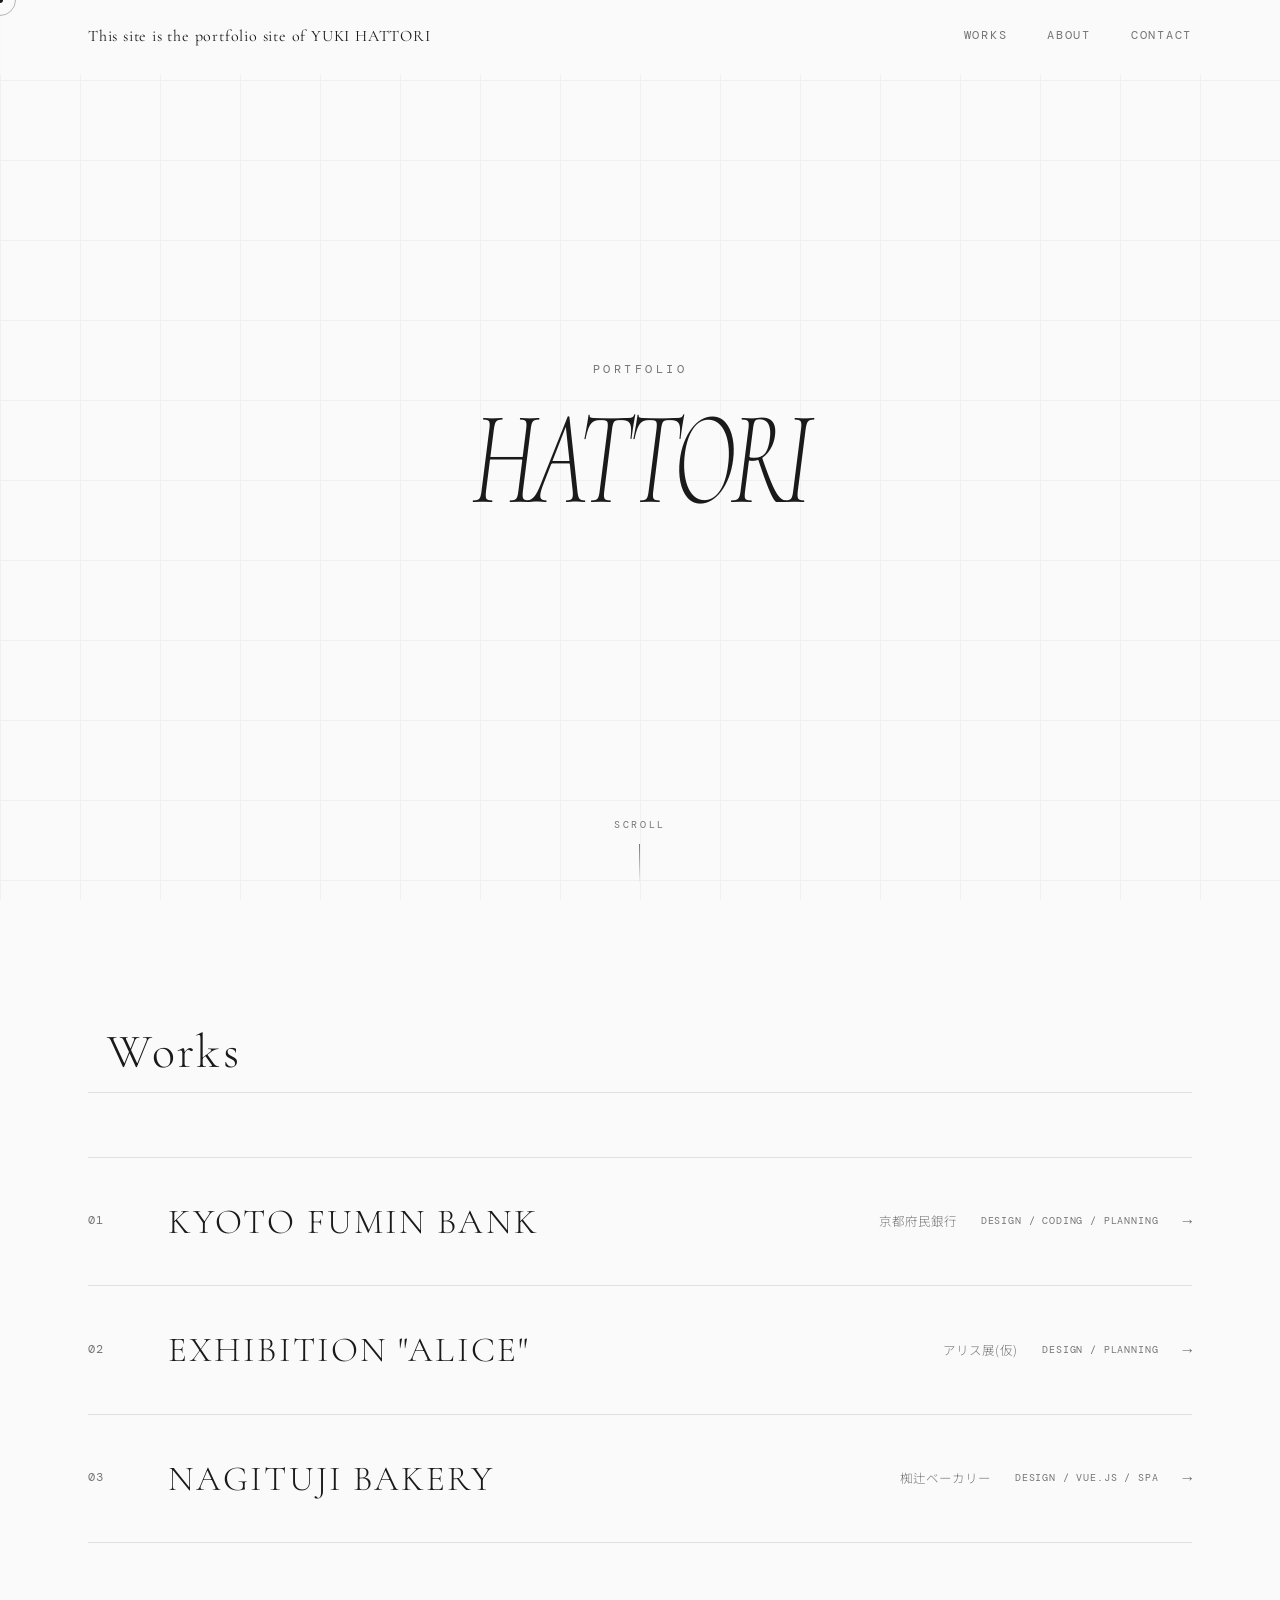
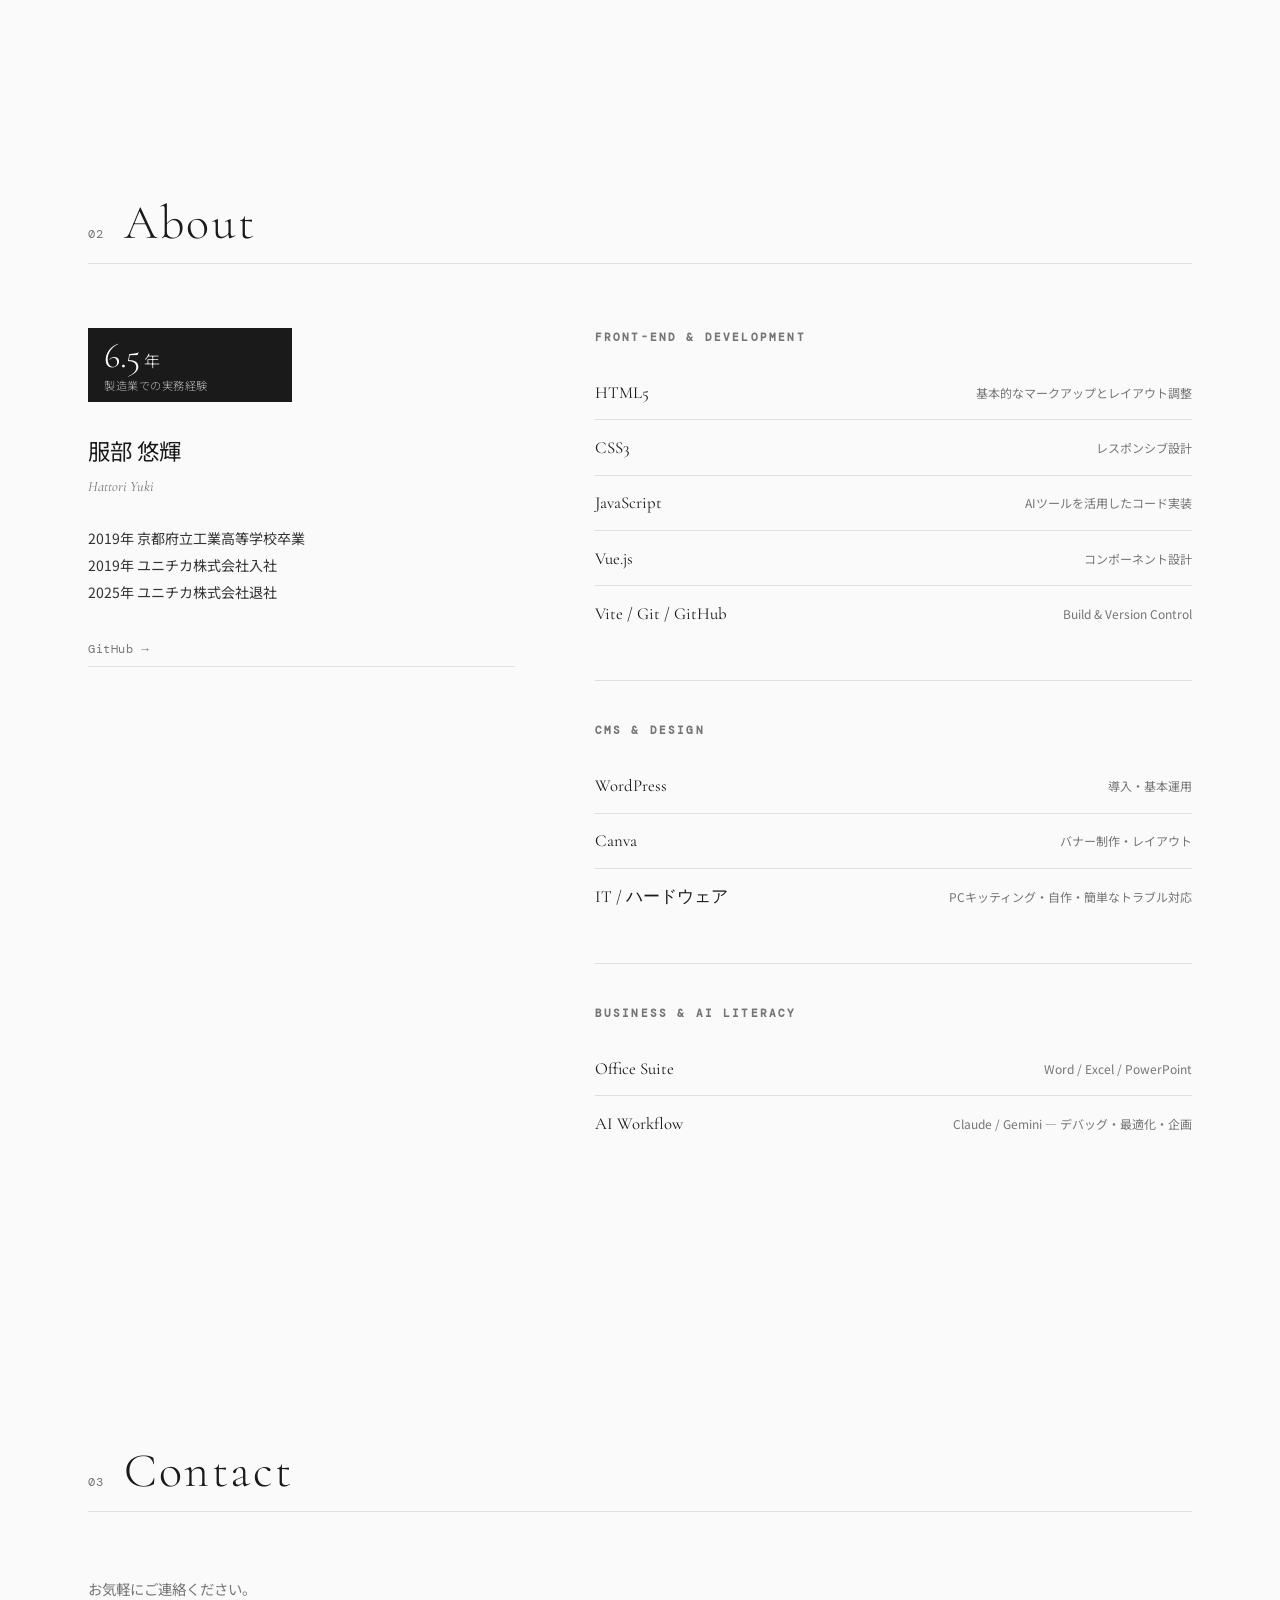
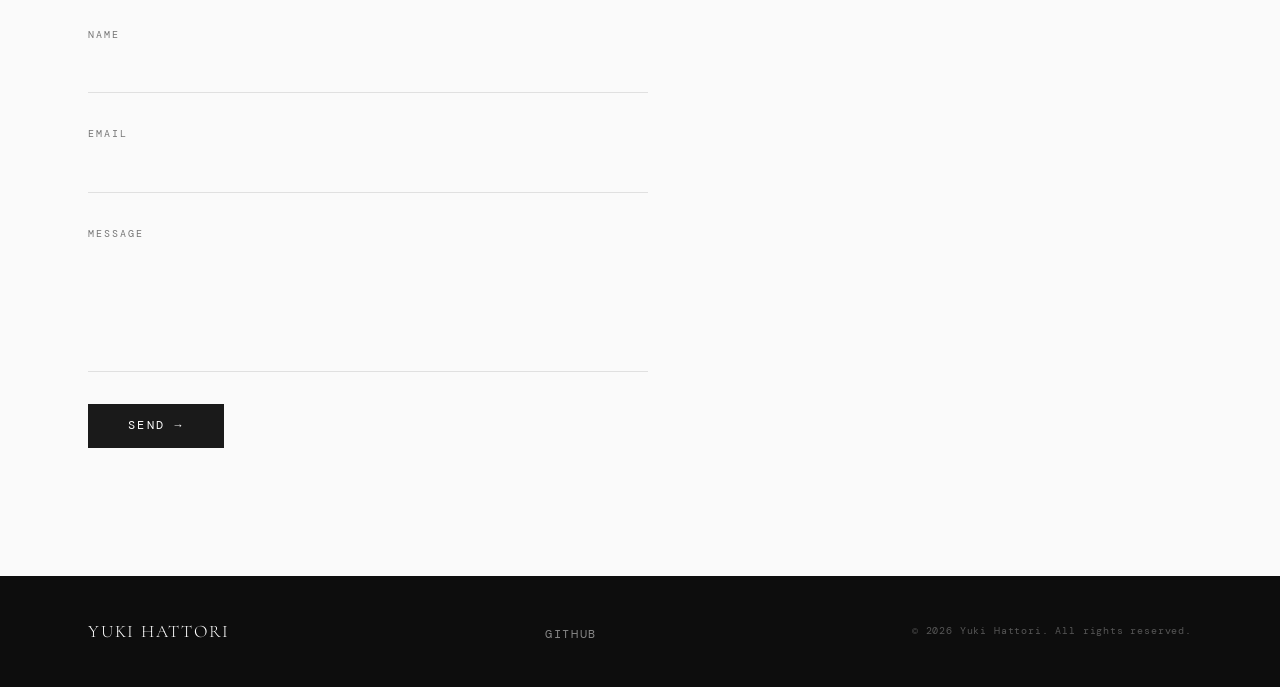
<file: index.html>
<!DOCTYPE html>
<html lang="ja">
<head>
  <meta charset="UTF-8" />
  <meta name="viewport" content="width=device-width, initial-scale=1.0" />
  <title>YUKI HATTORI — Web Creator</title>
  <link rel="preconnect" href="https://fonts.googleapis.com" />
  <link rel="preconnect" href="https://fonts.gstatic.com" crossorigin />
  <link href="https://fonts.googleapis.com/css2?family=Cormorant+Garamond:ital,wght@0,300;0,400;0,600;1,300&family=Noto+Sans+JP:wght@300;400;500&family=DM+Mono:wght@300;400&display=swap" rel="stylesheet" />
  <link rel="stylesheet" href="style.css" />
</head>
<body>

  <!-- ========== HEADER ========== -->
  <header class="site-header">
    <div class="header-inner">
      <div class="header-logo">This site is the portfolio site of YUKI HATTORI</div>
      <nav class="header-nav">
        <a href="#works">Works</a>
        <a href="#about">About</a>
        <a href="#contact">Contact</a>
      </nav>
    </div>
  </header>

  <!-- ========== HERO ========== -->
  <section class="hero" id="hero">
    <div class="hero-inner">
      <p class="hero-label">Portfolio</p>
      <h1 class="hero-name">
        <span class="hero-name__last">HATTORI</span>
      </h1>
    </div>
    <div class="hero-scroll">
      <span class="scroll-label">Scroll</span>
      <div class="scroll-line"></div>
    </div>
  </section>

  <!-- ========== WORKS ========== -->
  <section class="works" id="works">

    <!-- フルスクリーン背景レイヤー（JS制御） -->
    <div class="works-bg" id="worksBg" aria-hidden="true">
      <div class="works-bg__layer" style="background-image:url(images/work01.webp)"></div>
      <div class="works-bg__layer" style="background-image:url(images/work02.webp)"></div>
      <div class="works-bg__layer" style="background-image:url(images/work03.webp)"></div>
      <div class="works-bg__overlay"></div>
    </div>

    <div class="works-inner">
      <div class="section-header">
        <span class="section-number"></span>
        <h2 class="section-title">Works</h2>
      </div>

      <ul class="works-list">
        <li class="works-item" data-index="0">
          <a href="data/work01.html" class="works-link">
            <span class="works-num">01</span>
            <span class="works-title-en">KYOTO FUMIN BANK</span>
            <span class="works-title-ja">京都府民銀行</span>
            <span class="works-tags">Design / Coding / Planning</span>
            <span class="works-arrow">→</span>
          </a>
        </li>
        <li class="works-item" data-index="1">
          <a href="data/work02.html" class="works-link">
            <span class="works-num">02</span>
            <span class="works-title-en">EXHIBITION "ALICE"</span>
            <span class="works-title-ja">アリス展(仮)</span>
            <span class="works-tags">Design / Planning</span>
            <span class="works-arrow">→</span>
          </a>
        </li>
        <li class="works-item" data-index="2">
          <a href="data/work03.html" class="works-link">
            <span class="works-num">03</span>
            <span class="works-title-en">NAGITUJI BAKERY</span>
            <span class="works-title-ja">椥辻ベーカリー</span>
            <span class="works-tags">Design / Vue.js / SPA</span>
            <span class="works-arrow">→</span>
          </a>
        </li>
      </ul>
    </div>
  </section>

  <!-- ========== ABOUT & SKILLS ========== -->
  <section class="about" id="about">
    <div class="section-header">
      <span class="section-number">02</span>
      <h2 class="section-title">About</h2>
    </div>

    <div class="about-grid">
      <!-- LEFT: Profile -->
      <div class="about-profile">
        <div class="profile-badge">
          <span class="badge-number">6.5</span>
          <span class="badge-unit">年</span>
          <span class="badge-label">製造業での実務経験</span>
        </div>
        <h3 class="profile-name">服部 悠輝</h3>
        <p class="profile-subtitle">Hattori Yuki</p>
        <p class="profile-bio">
          2019年 京都府立工業高等学校卒業<br>
          2019年 ユニチカ株式会社入社<br>
          2025年 ユニチカ株式会社退社<br>
        </p>
        <div class="profile-links">
          <a href="https://github.com/" target="_blank" class="link-item">GitHub →</a>
        </div>
      </div>

      <!-- RIGHT: Skills -->
      <div class="about-skills">
        <div class="skill-group">
          <h4 class="skill-group-title">Front-end &amp; Development</h4>
          <ul class="skill-list">
            <li class="skill-item">
              <span class="skill-name">HTML5</span>
              <span class="skill-desc">基本的なマークアップとレイアウト調整</span>
            </li>
            <li class="skill-item">
              <span class="skill-name">CSS3</span>
              <span class="skill-desc">レスポンシブ設計</span>
            </li>
            <li class="skill-item">
              <span class="skill-name">JavaScript</span>
              <span class="skill-desc">AIツールを活用したコード実装</span>
            </li>
            <li class="skill-item">
              <span class="skill-name">Vue.js</span>
              <span class="skill-desc">コンポーネント設計 </span>
            </li>
            <li class="skill-item">
              <span class="skill-name">Vite / Git / GitHub</span>
              <span class="skill-desc">Build &amp; Version Control</span>
            </li>
          </ul>
        </div>

        <div class="skill-group">
          <h4 class="skill-group-title">CMS &amp; Design</h4>
          <ul class="skill-list">
            <li class="skill-item">
              <span class="skill-name">WordPress</span>
              <span class="skill-desc">導入・基本運用</span>
            </li>
            <li class="skill-item">
              <span class="skill-name">Canva</span>
              <span class="skill-desc">バナー制作・レイアウト</span>
            </li>
            <li class="skill-item">
              <span class="skill-name">IT / ハードウェア</span>
              <span class="skill-desc">PCキッティング・自作・簡単なトラブル対応</span>
            </li>
          </ul>
        </div>

        <div class="skill-group">
          <h4 class="skill-group-title">Business &amp; AI Literacy</h4>
          <ul class="skill-list">
            <li class="skill-item">
              <span class="skill-name">Office Suite</span>
              <span class="skill-desc">Word / Excel / PowerPoint</span>
            </li>
            <li class="skill-item">
              <span class="skill-name">AI Workflow</span>
              <span class="skill-desc">Claude / Gemini — デバッグ・最適化・企画</span>
            </li>
          </ul>
        </div>
      </div>
    </div>
  </section>

  <!-- ========== CONTACT ========== -->
  <section class="contact" id="contact">
    <div class="section-header">
      <span class="section-number">03</span>
      <h2 class="section-title">Contact</h2>
    </div>
    <div class="contact-inner">
      <p class="contact-lead">お気軽にご連絡ください。</p>
      <form class="contact-form" action="https://formspree.io/f/mvzyajwz" method="POST">
        <div class="form-field">
          <label class="form-label" for="name">Name</label>
          <input class="form-input" type="text" id="name" name="name" required />
        </div>
        <div class="form-field">
          <label class="form-label" for="email">Email</label>
          <input class="form-input" type="email" id="email" name="email" required />
        </div>
        <div class="form-field">
          <label class="form-label" for="message">Message</label>
          <textarea class="form-textarea" id="message" name="message" required></textarea>
        </div>
        <button class="form-submit" type="submit">Send →</button>
      </form>
    </div>
  </section>

  <!-- ========== FOOTER ========== -->
  <footer class="site-footer">
    <div class="footer-inner">
      <span class="footer-name">YUKI HATTORI</span>
      <div class="footer-links">
        <a href="https://github.com/" target="_blank">GitHub</a>
      </div>
      <span class="footer-copy">© 2026 Yuki Hattori. All rights reserved.</span>
    </div>
  </footer>

  <script src="main.js"></script>
</body>
</html>
</file>
<file: style.css>
/* ===========================================
   YUKI HATTORI PORTFOLIO — style.css
   コンセプト: USER-SIDE
   Design: Monochrome / Editorial Minimalism
   =========================================== */

/* ---- CSS Variables ---- */
:root {
  --color-ink:       #1A1A1A;  /* 名前・主見出し */
  --color-body:      #333333;  /* 本文 */
  --color-sub:       #757575;  /* 補助テキスト */
  --color-border:    #E0E0E0;  /* 罫線 */
  --color-bg:        #FAFAFA;  /* 背景 */
  --color-white:     #FFFFFF;
  --color-black:     #0D0D0D;  /* フッター */

  --font-display: 'Cormorant Garamond', serif;
  --font-mono:    'DM Mono', monospace;
  --font-ja:      'Noto Sans JP', sans-serif;

  --space-xs:  0.5rem;
  --space-sm:  1rem;
  --space-md:  2rem;
  --space-lg:  4rem;
  --space-xl:  8rem;

  --transition: 0.35s cubic-bezier(0.25, 0.46, 0.45, 0.94);
}

/* ---- Reset ---- */
*, *::before, *::after {
  box-sizing: border-box;
  margin: 0;
  padding: 0;
}

html {
  font-size: 16px;
  scroll-behavior: smooth;
  -webkit-font-smoothing: antialiased;
}

body {
  font-family: var(--font-ja);
  background-color: var(--color-bg);
  color: var(--color-body);
  line-height: 1.8;
  overflow-x: hidden;
}

a {
  color: inherit;
  text-decoration: none;
}

ul {
  list-style: none;
}

img {
  display: block;
  width: 100%;
  height: 100%;
  object-fit: cover;
}

/* ---- Utility ---- */
.section-header {
  display: flex;
  align-items: baseline;
  gap: 1.2rem;
  margin-bottom: var(--space-lg);
  padding-bottom: var(--space-sm);
  border-bottom: 1px solid var(--color-border);
}

.section-number {
  font-family: var(--font-mono);
  font-size: 0.75rem;
  color: var(--color-sub);
  letter-spacing: 0.1em;
}

.section-title {
  font-family: var(--font-display);
  font-size: clamp(2rem, 4vw, 3rem);
  font-weight: 300;
  color: var(--color-ink);
  letter-spacing: 0.05em;
  line-height: 1;
}

/* ===========================================
   HEADER
   =========================================== */
.site-header {
  position: fixed;
  top: 0;
  left: 0;
  width: 100%;
  z-index: 100;
  background: rgba(250, 250, 250, 0.9);
  backdrop-filter: blur(8px);
  -webkit-backdrop-filter: blur(8px);
  border-bottom: 1px solid transparent;
  transition: border-color var(--transition);
}

.header-inner {
  max-width: 1200px;
  margin: 0 auto;
  padding: 1.4rem 3rem;
  display: flex;
  justify-content: space-between;
  align-items: center;
}

.site-header.scrolled {
  border-bottom-color: var(--color-border);
}

.header-logo {
  font-family: var(--font-display);
  font-size: 1.0rem;
  font-weight: 400;
  color: var(--color-ink);
  letter-spacing: 0.05em;
}

.header-nav {
  display: flex;
  gap: 2.5rem;
}

.header-nav a {
  font-family: var(--font-mono);
  font-size: 0.72rem;
  letter-spacing: 0.15em;
  color: var(--color-sub);
  text-transform: uppercase;
  transition: color var(--transition);
  position: relative;
}

.header-nav a::after {
  content: '';
  position: absolute;
  bottom: -2px;
  left: 0;
  width: 0;
  height: 1px;
  background: var(--color-ink);
  transition: width var(--transition);
}

.header-nav a:hover {
  color: var(--color-ink);
}

.header-nav a:hover::after {
  width: 100%;
}

/* ===========================================
   HERO
   =========================================== */
.hero {
  min-height: 100vh;
  display: flex;
  flex-direction: column;
  justify-content: center;
  align-items: center;
  text-align: center;
  padding: 0 2rem;
  position: relative;
  overflow: hidden;
}

/* 背景の装飾グリッド */
.hero::before {
  content: '';
  position: absolute;
  inset: 0;
  background-image:
    linear-gradient(var(--color-border) 1px, transparent 1px),
    linear-gradient(90deg, var(--color-border) 1px, transparent 1px);
  background-size: 80px 80px;
  opacity: 0.35;
  z-index: 0;
}

.hero-inner {
  position: relative;
  z-index: 1;
  width: 100%;
  text-align: center;
}

.hero-label {
  font-family: var(--font-mono);
  font-size: 0.72rem;
  letter-spacing: 0.3em;
  color: var(--color-sub);
  text-transform: uppercase;
  margin-bottom: var(--space-md);
  opacity: 0;
  transform: translateY(8px);
  animation: fadeUp 0.8s cubic-bezier(0.25, 0.46, 0.45, 0.94) 0.2s forwards;
}

.hero-name {
  font-family: var(--font-display);
  font-size: clamp(2.5rem, 8vw, 6rem);
  font-weight: 300;
  color: var(--color-ink);
  line-height: 0.9;
  letter-spacing: -0.02em;
  display: flex;
  flex-direction: column;
  align-items: center;
  gap: 0.05em;
  margin-bottom: var(--space-md);
}

.hero-name__last {
  opacity: 0;
  transform: translateY(16px) scaleY(1.4);
  animation: fadeUpScaled 0.9s cubic-bezier(0.25, 0.46, 0.45, 0.94) 0.55s forwards;
  font-style: italic;
  font-weight: 300;
  display: inline-block;
  letter-spacing: -0.05em;
  line-height: 1;
}

/* Scroll indicator */
.hero-scroll {
  position: absolute;
  bottom: 1.0rem;
  display: flex;
  flex-direction: column;
  align-items: center;
  gap: 0.6rem;
  opacity: 0;
  animation: fadeUp 0.8s cubic-bezier(0.25, 0.46, 0.45, 0.94) 1.2s forwards;
}

.scroll-label {
  font-family: var(--font-mono);
  font-size: 0.65rem;
  letter-spacing: 0.25em;
  color: var(--color-sub);
  text-transform: uppercase;
}

.scroll-line {
  width: 1px;
  height: 40px;
  background: linear-gradient(to bottom, var(--color-sub), transparent);
  animation: scrollPulse 1.8s ease-in-out infinite;
}

/* ===========================================
   WORKS
   =========================================== */
.works {
  position: relative;
}

.works-inner {
  max-width: 1200px;
  margin: 0 auto;
  padding: var(--space-xl) 3rem;
  position: relative;
  z-index: 1;
}

.works-bg {
  position: absolute;
  inset: 0;
  z-index: 0;
  overflow: hidden;
  pointer-events: none;
}

.works-bg__layer {
  position: absolute;
  inset: 0;
  background-size: cover;
  background-position: center;
  background-repeat: no-repeat;

  opacity: 0;
  transform: scale(1.06);
  transition:
    opacity 0.65s cubic-bezier(0.25, 0.46, 0.45, 0.94),
    transform 0.8s cubic-bezier(0.25, 0.46, 0.45, 0.94);
  will-change: opacity, transform;
}

.works-bg__layer.is-active {
  opacity: 1;
  transform: scale(1);
}

/* 暗めのオーバーレイ（文字を読みやすくする） */
.works-bg__overlay {
  position: absolute;
  inset: 0;
  background: rgba(0, 0, 0, 0.55);
  opacity: 0;
  transition: opacity 0.5s ease;
}

.works.is-hovered .works-bg__overlay {
  opacity: 1;
}


/* Works List */
.works-list {
  display: flex;
  flex-direction: column;
}

.works-item {
  border-bottom: 1px solid var(--color-border);
  transition: border-color 0.4s ease;
}

.works-item:first-child {
  border-top: 1px solid var(--color-border);
}

.works.is-hovered .works-item {
  border-color: rgba(255,255,255,0.15);
}

.works.is-hovered .works-item.is-active {
  border-color: rgba(255,255,255,0.35);
}

.works-link {
  display: grid;
  grid-template-columns: 3.5rem 1fr auto auto auto;
  align-items: center;
  gap: 1.5rem;
  padding: 2rem 0;
  cursor: pointer;
}

/* 通常時テキスト色 */
.works-num {
  font-family: var(--font-mono);
  font-size: 0.72rem;
  color: var(--color-sub);
  letter-spacing: 0.1em;
  transition: color 0.4s ease;
}

.works-title-en {
  font-family: var(--font-display);
  font-size: clamp(1.5rem, 3vw, 2.2rem);
  font-weight: 300;
  color: var(--color-ink);
  letter-spacing: 0.06em;
  transition: color 0.4s ease, letter-spacing 0.4s ease;
}

.works-title-ja {
  font-family: var(--font-ja);
  font-size: 0.78rem;
  font-weight: 300;
  color: var(--color-sub);
  letter-spacing: 0.08em;
  transition: color 0.4s ease;
}

.works-tags {
  font-family: var(--font-mono);
  font-size: 0.65rem;
  color: var(--color-sub);
  letter-spacing: 0.08em;
  text-transform: uppercase;
  transition: color 0.4s ease;
}

.works-arrow {
  font-family: var(--font-mono);
  font-size: 1rem;
  color: var(--color-sub);
  transition: transform 0.35s ease, color 0.4s ease;
}

/* ホバー中: 全項目をホワイト系に（非アクティブはくすんだ白） */
.works.is-hovered .works-item .works-num      { color: rgba(255,255,255,0.3); }
.works.is-hovered .works-item .works-title-en  { color: rgba(255,255,255,0.35); }
.works.is-hovered .works-item .works-title-ja  { color: rgba(255,255,255,0.25); }
.works.is-hovered .works-item .works-tags      { color: rgba(255,255,255,0.25); }
.works.is-hovered .works-item .works-arrow     { color: rgba(255,255,255,0.2); }

/* アクティブ項目を白テキストに（上記より高い詳細度で上書き） */
.works.is-hovered .works-item.is-active .works-num { color: rgba(255,255,255,0.5); }
.works.is-hovered .works-item.is-active .works-title-en {
  color: #FFFFFF;
  letter-spacing: 0.1em;
}
.works.is-hovered .works-item.is-active .works-title-ja { color: rgba(255,255,255,0.65); }
.works.is-hovered .works-item.is-active .works-tags    { color: rgba(255,255,255,0.45); }
.works.is-hovered .works-item.is-active .works-arrow  {
  color: #FFFFFF;
  transform: translateX(8px);
}

/* 非ホバー時の通常ホバー */
.works:not(.is-hovered) .works-item:hover .works-title-en {
  letter-spacing: 0.1em;
}
.works:not(.is-hovered) .works-item:hover .works-arrow {
  transform: translateX(6px);
  color: var(--color-ink);
}

/* section-headerも白に */
.works.is-hovered .section-title { color: #FFFFFF; transition: color 0.4s ease; }
.works.is-hovered .section-number { color: rgba(255,255,255,0.4); transition: color 0.4s ease; }
.works.is-hovered .section-header { border-bottom-color: rgba(255,255,255,0.2); transition: border-color 0.4s ease; }

/* transitionを通常時にも適用 */
.section-title { transition: color 0.4s ease; }
.section-number { transition: color 0.4s ease; }
.section-header { transition: border-color 0.4s ease; }
.works-item { transition: border-color 0.4s ease; }

/* ===========================================
   ABOUT & SKILLS
   =========================================== */
.about {
  padding: var(--space-xl) 3rem;
  max-width: 1200px;
  margin: 0 auto;
}

.about-grid {
  display: grid;
  grid-template-columns: 1fr 1.4fr;
  gap: 5rem;
  align-items: start;
}

/* Profile */
.about-profile {
  position: sticky;
  top: 8rem;
}

.profile-badge {
  display: inline-flex;
  align-items: baseline;
  gap: 0.25em;
  background: var(--color-ink);
  color: var(--color-white);
  padding: 0.6rem 1rem 0.6rem 1rem;
  margin-bottom: 1.8rem;
  flex-wrap: wrap;
  line-height: 1.2;
}

.badge-number {
  font-family: var(--font-display);
  font-size: 2.2rem;
  font-weight: 300;
  line-height: 1;
}

.badge-unit {
  font-family: var(--font-ja);
  font-size: 1rem;
  font-weight: 300;
  margin-right: 0.5em;
}

.badge-label {
  font-family: var(--font-ja);
  font-size: 0.7rem;
  font-weight: 300;
  letter-spacing: 0.05em;
  color: rgba(255,255,255,0.7);
  display: block;
  width: 100%;
  margin-top: 0.15em;
}

.profile-name {
  font-family: var(--font-ja);
  font-size: 1.4rem;
  font-weight: 400;
  color: var(--color-ink);
  margin-bottom: 0.2rem;
}

.profile-subtitle {
  font-family: var(--font-display);
  font-size: 0.9rem;
  font-style: italic;
  color: var(--color-sub);
  margin-bottom: 1.6rem;
}

.profile-bio {
  font-size: 0.88rem;
  line-height: 1.9;
  color: var(--color-body);
  margin-bottom: 2rem;
}

.profile-links {
  display: flex;
  flex-direction: column;
  gap: 0.5rem;
}

.link-item {
  font-family: var(--font-mono);
  font-size: 0.78rem;
  color: var(--color-sub);
  letter-spacing: 0.05em;
  transition: color var(--transition);
  display: inline-block;
  border-bottom: 1px solid var(--color-border);
  padding-bottom: 0.4rem;
}

.link-item:hover {
  color: var(--color-ink);
  border-bottom-color: var(--color-ink);
}

/* Skills */
.about-skills {
  display: flex;
  flex-direction: column;
  gap: 2.5rem;
}

.skill-group {
  padding-bottom: 2.5rem;
  border-bottom: 1px solid var(--color-border);
}

.skill-group:last-child {
  border-bottom: none;
}

.skill-group-title {
  font-family: var(--font-mono);
  font-size: 0.68rem;
  letter-spacing: 0.2em;
  color: var(--color-sub);
  text-transform: uppercase;
  margin-bottom: 1.2rem;
}

.skill-list {
  display: flex;
  flex-direction: column;
  gap: 0.1rem;
}

.skill-item {
  display: flex;
  justify-content: space-between;
  align-items: baseline;
  padding: 0.7rem 0;
  border-bottom: 1px solid var(--color-border);
  gap: 1rem;
}

.skill-item:last-child {
  border-bottom: none;
}

.skill-name {
  font-family: var(--font-display);
  font-size: 1.05rem;
  font-weight: 400;
  color: var(--color-ink);
  white-space: nowrap;
}

.skill-desc {
  font-family: var(--font-ja);
  font-size: 0.75rem;
  color: var(--color-sub);
  text-align: right;
}

/* ===========================================
   CONTACT
   =========================================== */
.contact {
  padding: var(--space-xl) 3rem var(--space-lg);
  max-width: 1200px;
  margin: 0 auto;
}

.contact-inner {
  display: flex;
  flex-direction: column;
  align-items: flex-start;
  gap: 1.5rem;
}

.contact-lead {
  font-family: var(--font-ja);
  font-size: 0.9rem;
  color: var(--color-sub);
}

.contact-form {
  width: 100%;
  max-width: 560px;
  display: flex;
  flex-direction: column;
  gap: 2rem;
}

.form-field {
  display: flex;
  flex-direction: column;
  gap: 0.5rem;
}

.form-label {
  font-family: var(--font-mono);
  font-size: 0.65rem;
  letter-spacing: 0.2em;
  text-transform: uppercase;
  color: var(--color-sub);
}

.form-input,
.form-textarea {
  background: transparent;
  border: none;
  border-bottom: 1px solid var(--color-border);
  padding: 0.6rem 0;
  font-family: var(--font-ja);
  font-size: 0.9rem;
  color: var(--color-ink);
  outline: none;
  width: 100%;
  transition: border-color var(--transition);
}

.form-input:focus,
.form-textarea:focus {
  border-bottom-color: var(--color-ink);
}

.form-textarea {
  resize: none;
  height: 120px;
}

.form-submit {
  align-self: flex-start;
  background: var(--color-ink);
  color: var(--color-white);
  border: none;
  padding: 0.9rem 2.5rem;
  font-family: var(--font-mono);
  font-size: 0.72rem;
  letter-spacing: 0.2em;
  text-transform: uppercase;
  cursor: pointer;
  transition: opacity var(--transition);
}

.form-submit:hover {
  opacity: 0.6;
}

.contact-mail {
  font-family: var(--font-display);
  font-size: clamp(1.6rem, 3.5vw, 2.8rem);
  font-weight: 300;
  color: var(--color-ink);
  letter-spacing: 0.02em;
  border-bottom: 1px solid var(--color-ink);
  padding-bottom: 0.2em;
  transition: opacity var(--transition);
}

.contact-mail:hover {
  opacity: 0.5;
}

/* ===========================================
   FOOTER
   =========================================== */
.site-footer {
  background: var(--color-black);
  margin-top: var(--space-lg);
}

.footer-inner {
  max-width: 1200px;
  margin: 0 auto;
  padding: 2.5rem 3rem;
  display: flex;
  justify-content: space-between;
  align-items: center;
  flex-wrap: wrap;
  gap: 1rem;
}

.footer-name {
  font-family: var(--font-display);
  font-size: 1.1rem;
  font-weight: 300;
  color: var(--color-white);
  letter-spacing: 0.1em;
}

.footer-links a {
  font-family: var(--font-mono);
  font-size: 0.72rem;
  color: rgba(255,255,255,0.5);
  letter-spacing: 0.15em;
  text-transform: uppercase;
  transition: color var(--transition);
}

.footer-links a:hover {
  color: var(--color-white);
}

.footer-copy {
  font-family: var(--font-mono);
  font-size: 0.65rem;
  color: rgba(255,255,255,0.3);
  letter-spacing: 0.08em;
}

/* ===========================================
   ANIMATIONS
   =========================================== */
@keyframes fadeUp {
  to {
    opacity: 1;
    transform: translateY(0);
  }
}

@keyframes fadeUpScaled {
  to {
    opacity: 1;
    transform: translateY(0) scaleY(1.4);
  }
}

@keyframes scrollPulse {
  0%, 100% { opacity: 0.4; transform: scaleY(1); }
  50%       { opacity: 1;   transform: scaleY(1.2); }
}

/* Scroll reveal */
.reveal {
  opacity: 0;
  transform: translateY(24px);
  transition: opacity 0.7s ease, transform 0.7s ease;
}

.reveal.is-visible {
  opacity: 1;
  transform: translateY(0);
}

/* ===========================================
   RESPONSIVE
   =========================================== */
@media (max-width: 900px) {
  .header-inner {
    padding: 1.2rem 1.5rem;
  }

  .works-inner,
  .about,
  .contact {
    padding-left: 1.5rem;
    padding-right: 1.5rem;
  }

  .works-link {
    grid-template-columns: 2.5rem 1fr;
    grid-template-rows: auto auto auto;
    gap: 0.4rem 1rem;
    padding: 1.5rem 0;
  }

  .works-num {
    grid-row: 1;
    grid-column: 1;
  }

  .works-title-en {
    grid-row: 1;
    grid-column: 2;
    font-size: 1.4rem;
  }

  .works-title-ja {
    grid-row: 2;
    grid-column: 2;
  }

  .works-tags {
    grid-row: 3;
    grid-column: 2;
  }

  .works-arrow {
    display: none;
  }

  .about-grid {
    grid-template-columns: 1fr;
    gap: 3rem;
  }

  .about-profile {
    position: static;
  }

  .footer-inner {
    flex-direction: column;
    align-items: flex-start;
  }
}

@media (max-width: 480px) {
  :root {
    --space-xl: 5rem;
    --space-lg: 3rem;
  }

  .hero-name {
    font-size: clamp(3rem, 16vw, 6rem);
  }

  .header-nav {
    gap: 1.5rem;
  }
}
</file>
